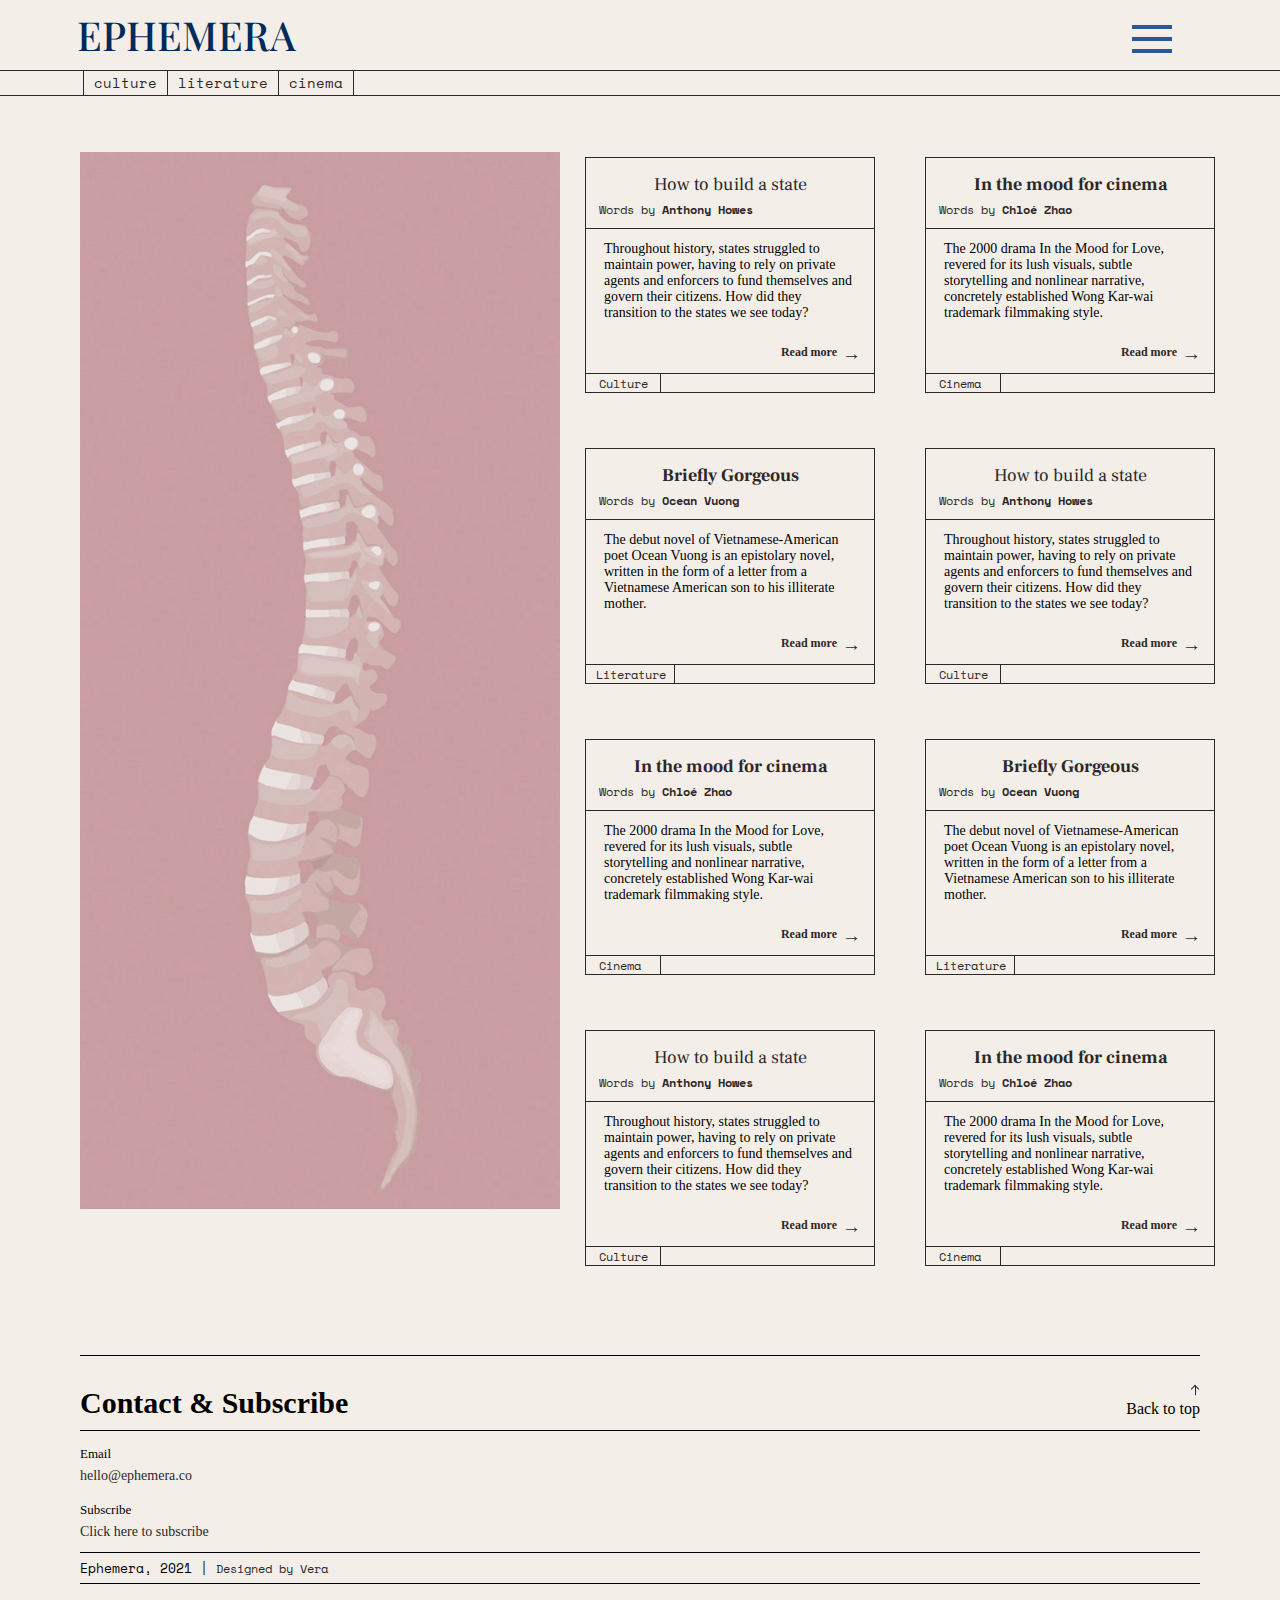
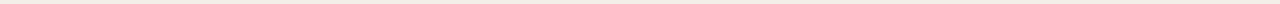
<file: index.html>
<!DOCTYPE html>
<html lang="en">

<head>
    <meta charset="UTF-8">
    <meta http-equiv="X-UA-Compatible" content="IE=edge">
    <meta name="viewport" content="width=device-width, initial-scale=1.0">
    <link rel="stylesheet" href="css\styles.css">
    <link rel="preconnect" href="https://fonts.googleapis.com">
    <link rel="preconnect" href="https://fonts.gstatic.com" crossorigin>
    <link href="https://fonts.googleapis.com/css2?family=Playfair+Display:ital,wght@1,500&display=swap"
        rel="stylesheet">
    <link href="https://fonts.googleapis.com/css2?family=Space+Mono&display=swap" rel="stylesheet">
    <link href="https://fonts.googleapis.com/css2?family=Frank+Ruhl+Libre:wght@700&display=swap" rel="stylesheet">
    <title>Ephemera website</title>
</head>

<body>
    <!--Header Start-->
    <header class="header">
        <div class="header-wrap">
            <div class="container">
                <div class="space">
                    <div class="logo-wrap space">
                        <div class="logo">
                            <a href="#" class="nav-logo">EPHEMERA</a>
                        </div>
                        <div class="space">
                            <div class="hamburger-menu">
                                <div class="toggle">
                                    <span></span>
                                    <span></span>
                                    <span></span>
                                </div>
                                <div class="main-menu">
                                    <ul>
                                        <li id="menu-item-issues" class="menu-item">
                                            <a href="index.html" class="main-menu-link"><strong>Issues</strong></a>
                                        </li>
                                        <li id="menu-item-authors" class="menu-item">
                                            <a href="authors.html" class="main-menu-link"><strong>Our Authors</strong></a>
                                        </li>
                                        <li id="menu-item-about" class="menu-item">
                                            <a href="about.html" class="main-menu-link"><strong>About Ephemera</strong></a>
                                        </li>
                                    </ul>
                                </div>
                            </div>
                        </div>
                    </div>
                </div>
            </div>
        </div>
        <div class="menu-wrap space">
            <!--Secondary Container Start-->
            <div class="sec-container">
                <div class="space">
                    <nav class="nav-bar">
                        <ul>
                            <li><a href="#" class="nav-item border-line">culture</a></li>
                            <li><a href="#" class="nav-item">literature</a></li>
                            <li><a href="#" class="nav-item border-line">cinema</a></li>
                        </ul>
                    </nav>
                </div>
            </div>
            <!--Secondary Container End -->
        </div>
    </header>
    <!--Header End-->

    <!--Main content start-->
    <main id="site-main-content">
        <div id="main-content sec-container">


            <div id="issue-1">
                <div class="img-left-side">
                    <img src="img\spine.jpg">
                </div>
                <div id="issue-boxes">
                    <div class="main-container">
                        <div class="header-container">
                            <div class="issue-title"><a>How to build a state</a></div>
                            <div class="issue-author"><a>Words by <strong>Anthony Howes</strong></a></div>
                        </div>
                        <div class="middle-container">
                            <p>Throughout history, states struggled to maintain power, having to rely on private agents and enforcers to fund themselves and govern their citizens. How did they transition to the states we see today?
                            </p>
                            <div class="read-more">
                                <a href="state.html" class="read-more-link"><strong>
                                Read more&nbsp;<i class="read-arrow">→</i></strong>
                                </a>
                            </div>
                        </div>
                        <div class="footer-container">
                            <div class="issue-category">
                                <ul>
                                    <li class="issue-category-name"><a href="javascript:void(0);" class="item-category">Culture</a></li>
                                </ul>
                            </div>
                        </div>
                    </div>



                    <div class="main-container">
                        <div class="header-container">
                            <div class="issue-title"><a><strong>In the mood for cinema</strong></a></div>
                            <div class="issue-author"><a>Words by <strong>Chloé Zhao</strong></a></div>
                        </div>
                        <div class="middle-container">
                            <p>The 2000 drama In the Mood for Love, revered for its lush visuals, subtle storytelling and nonlinear narrative, concretely established Wong Kar-wai trademark filmmaking style.
                            </p>
                            <div class="read-more">
                                <a href="javascript:void(0);" class="read-more-link"><strong>
                                Read more&nbsp;<i class="read-arrow">→</i></strong>
                                </a>
                            </div>
                        </div>
                        <div class="footer-container">
                            <div class="issue-category">
                                <ul>
                                    <li class="issue-category-name"><a href="javascript:void(0);" class="item-category">Cinema</a></li>
                                </ul>
                            </div>
                        </div>
                    </div>


                    <div class="main-container">
                        <div class="header-container">
                            <div class="issue-title"><a><strong>Briefly Gorgeous</strong></a></div>
                            <div class="issue-author"><a>Words by <strong>Ocean Vuong</strong></a></div>
                        </div>
                        <div class="middle-container">
                            <p>The debut novel of Vietnamese-American poet Ocean Vuong is an epistolary novel, written in the form of a letter from a Vietnamese American son to his illiterate mother.
                            </p>
                            <div class="read-more">
                                <a href="javascript:void(0);" class="read-more-link"><strong>
                                Read more&nbsp;<i class="read-arrow">→</i></strong>
                                </a>
                            </div>
                        </div>
                        <div class="footer-container">
                            <div class="issue-category">
                                <ul>
                                    <li class="issue-category-name long"><a href="javascript:void(0);" class="item-category">Literature</a></li>
                                </ul>
                            </div>
                        </div>
                    </div>


                    <div class="main-container">
                        <div class="header-container">
                            <div class="issue-title"><a>How to build a state</a></div>
                            <div class="issue-author"><a>Words by <strong>Anthony Howes</strong></a></div>
                        </div>
                        <div class="middle-container">
                            <p>Throughout history, states struggled to maintain power, having to rely on private agents and enforcers to fund themselves and govern their citizens. How did they transition to the states we see today?
                            </p>
                            <div class="read-more">
                                <a href="state.html" class="read-more-link"><strong>
                                Read more&nbsp;<i class="read-arrow">→</i></strong>
                                </a>
                            </div>
                        </div>
                        <div class="footer-container">
                            <div class="issue-category">
                                <ul>
                                    <li class="issue-category-name"><a href="javascript:void(0);" class="item-category">Culture</a></li>
                                </ul>
                            </div>
                        </div>
                    </div>



                    <div class="main-container">
                        <div class="header-container">
                            <div class="issue-title"><a><strong>In the mood for cinema</strong></a></div>
                            <div class="issue-author"><a>Words by <strong>Chloé Zhao</strong></a></div>
                        </div>
                        <div class="middle-container">
                            <p>The 2000 drama In the Mood for Love, revered for its lush visuals, subtle storytelling and nonlinear narrative, concretely established Wong Kar-wai trademark filmmaking style.
                            </p>
                            <div class="read-more">
                                <a href="javascript:void(0);" class="read-more-link"><strong>
                                Read more&nbsp;<i class="read-arrow">→</i></strong>
                                </a>
                            </div>
                        </div>
                        <div class="footer-container">
                            <div class="issue-category">
                                <ul>
                                    <li class="issue-category-name"><a href="javascript:void(0);" class="item-category">Cinema</a></li>
                                </ul>
                            </div>
                        </div>
                    </div>


                    <div class="main-container">
                        <div class="header-container">
                            <div class="issue-title"><a><strong>Briefly Gorgeous</strong></a></div>
                            <div class="issue-author"><a>Words by <strong>Ocean Vuong</strong></a></div>
                        </div>
                        <div class="middle-container">
                            <p>The debut novel of Vietnamese-American poet Ocean Vuong is an epistolary novel, written in the form of a letter from a Vietnamese American son to his illiterate mother.
                            </p>
                            <div class="read-more">
                                <a href="javascript:void(0);" class="read-more-link"><strong>
                                Read more&nbsp;<i class="read-arrow">→</i></strong>
                                </a>
                            </div>
                        </div>
                        <div class="footer-container">
                            <div class="issue-category">
                                <ul>
                                    <li class="issue-category-name long"><a href="javascript:void(0);" class="item-category">Literature</a></li>
                                </ul>
                            </div>
                        </div>
                    </div>

                    <div class="main-container">
                        <div class="header-container">
                            <div class="issue-title"><a>How to build a state</a></div>
                            <div class="issue-author"><a>Words by <strong>Anthony Howes</strong></a></div>
                        </div>
                        <div class="middle-container">
                            <p>Throughout history, states struggled to maintain power, having to rely on private agents and enforcers to fund themselves and govern their citizens. How did they transition to the states we see today?
                            </p>
                            <div class="read-more">
                                <a href="state.html" class="read-more-link"><strong>
                                Read more&nbsp;<i class="read-arrow">→</i></strong>
                                </a>
                            </div>
                        </div>
                        <div class="footer-container">
                            <div class="issue-category">
                                <ul>
                                    <li class="issue-category-name"><a href="javascript:void(0);" class="item-category">Culture</a></li>
                                </ul>
                            </div>
                        </div>
                    </div>



                    <div class="main-container">
                        <div class="header-container">
                            <div class="issue-title"><a><strong>In the mood for cinema</strong></a></div>
                            <div class="issue-author"><a>Words by <strong>Chloé Zhao</strong></a></div>
                        </div>
                        <div class="middle-container">
                            <p>The 2000 drama In the Mood for Love, revered for its lush visuals, subtle storytelling and nonlinear narrative, concretely established Wong Kar-wai trademark filmmaking style.
                            </p>
                            <div class="read-more">
                                <a href="javascript:void(0);" class="read-more-link"><strong>
                                Read more&nbsp;<i class="read-arrow">→</i></strong>
                                </a>
                            </div>
                        </div>
                        <div class="footer-container">
                            <div class="issue-category">
                                <ul>
                                    <li class="issue-category-name"><a href="javascript:void(0);" class="item-category">Cinema</a></li>
                                </ul>
                            </div>
                        </div>
                    </div>


                </div>
            </div>



        </div>
    </main>
    <!--footer start-->
    <footer class="footer">
        <div class="container">
            <div class="footer-block">
                <div class="border-bottom">
                    <h3 class="footer-title">Contact &amp; Subscribe</h3>
                    <span class="back-tp d-inline">Back to top<a href="#"><i class="arrow-top"></i></a></span>
                </div>

                <div class="footer-email  border-bottom">
                    <label class="email-label">Email</label>
                    <a href="mailto:hello@ephemera.co" class="ft-email">hello@ephemera.co</a>
                    <p>
                    <br>
                    </p>
                    <label class="email-label">Subscribe</label>
                    <a href="javascript:void(0);" class="ft-email">Click here to subscribe</a>
                </div>

                <div class="footer-website border-bottom">
                    <span>Ephemera, 2021 | <a href="javascript:void(0);">Designed by Vera</a></span>
                </div>

            </div>
        </div>
    </footer>
    <!--footer end-->
    <script src="js\main.js"></script>
</body>

</html>
</file>
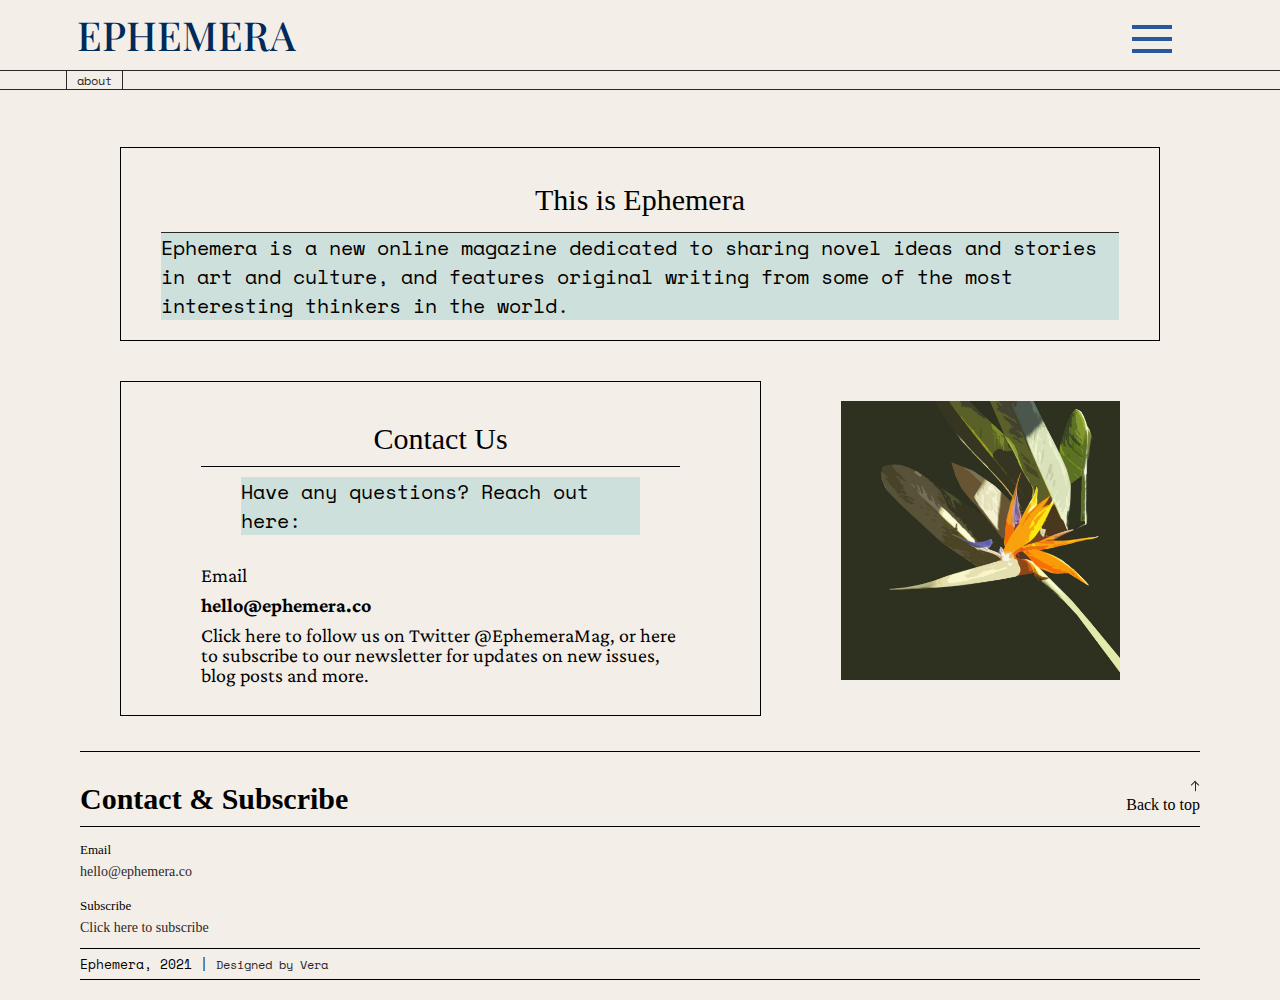
<file: about.html>
<!DOCTYPE html>
<html lang="en">

<head>
    <meta charset="UTF-8">
    <meta http-equiv="X-UA-Compatible" content="IE=edge">
    <meta name="viewport" content="width=device-width, initial-scale=1.0">
    <link rel="stylesheet" href="css\styles.css">
    <link rel="preconnect" href="https://fonts.googleapis.com">
    <link rel="preconnect" href="https://fonts.gstatic.com" crossorigin>
    <link href="https://fonts.googleapis.com/css2?family=Playfair+Display:ital,wght@1,500&display=swap"
        rel="stylesheet">
    <link href="https://fonts.googleapis.com/css2?family=Space+Mono&display=swap" rel="stylesheet">
    <link href="https://fonts.googleapis.com/css2?family=Crimson+Pro&display=swap" rel="stylesheet">
    <link href="https://fonts.googleapis.com/css2?family=Frank+Ruhl+Libre:wght@700&display=swap" rel="stylesheet">
    <title>about-ephemera</title>
</head>

<body>
    <!--Header Start-->
    <header class="header">
        <div class="header-wrap">
            <div class="container">
                <div class="space">
                    <div class="logo-wrap space">
                        <div class="logo">
                            <a href="#" class="nav-logo">EPHEMERA</a>
                        </div>
                        <div class="space">
                            <div class="hamburger-menu">
                                <div class="toggle">
                                    <span></span>
                                    <span></span>
                                    <span></span>
                                </div>
                                <div class="main-menu">
                                    <ul>
                                        <li id="menu-item-issues" class="menu-item">
                                            <a href="index.html" class="main-menu-link"><strong>Issues</strong></a>
                                        </li>
                                        <li id="menu-item-authors" class="menu-item">
                                            <a href="authors.html" class="main-menu-link"><strong>Our Authors</strong></a>
                                        </li>
                                        <li id="menu-item-about" class="menu-item">
                                            <a href="about.html" class="main-menu-link"><strong>About Ephemera</strong></a>
                                        </li>
                                    </ul>
                                </div>
                            </div>
                        </div>
                    </div>
                </div>
            </div>
        </div>
        <div class="menu-wrap space">
            <!--Secondary Container Start-->
            <div class="sec-container">
                <div class="space">
                    <nav class="nav-bar">
                        <ul>
                            <li><a href="javascript:void(0);" class="nav-article border-line">about</a></li>
                        </ul>
                    </nav>
                </div>
            </div>
            <!--Secondary Container End -->
        </div>
    </header>
    <!--Header End-->

    <!--Main content start-->
    <main id="site-main-content">
        <div id="about-container">

            <div id="about-main">
                <div class="description">
                    <div class="header-wrap title-sec"><p>This is Ephemera</p></div>
                    <div class="main-description"><p>Ephemera is a new online magazine dedicated to sharing novel ideas and stories in art and culture, and features original writing from some of the most interesting thinkers in the world.</p></div>
                </div>
                <div class="contact">
                    
                </div>
            </div>

            <div id="about-contact">
                <div class="description">
                    <div class="title-about title-sec"><p>Contact Us</p></div>
                    <div class="main-description"><p>Have any questions? Reach out here:</p></div>
                </div>
                <div class="contact-desc">
                    <p>Email</p>
                    <p><strong>hello@ephemera.co</strong></p>
                    <p>Click here to follow us on Twitter @EphemeraMag, or here to subscribe to our newsletter for updates on new issues, blog posts and more.</p>
                    
                </div>
            </div>

            <div class="about-img">
                <img src="img\strelitzia.jpg">
            </div>
        </div>
    </main>
    <!--footer start-->
    <footer class="footer">
        <div class="container">
            <div class="footer-block">
                <div class="border-bottom">
                    <h3 class="footer-title">Contact &amp; Subscribe</h3>
                    <span class="back-tp d-inline">Back to top<a href="#"><i class="arrow-top"></i></a></span>
                </div>

                <div class="footer-email  border-bottom">
                    <label class="email-label">Email</label>
                    <a href="mailto:hello@ephemera.co" class="ft-email">hello@ephemera.co</a>
                    <p>
                    <br>
                    </p>
                    <label class="email-label">Subscribe</label>
                    <a href="javascript:void(0);" class="ft-email">Click here to subscribe</a>
                </div>

                <div class="footer-website border-bottom">
                    <span>Ephemera, 2021 | <a href="javascript:void(0);">Designed by Vera</a></span>
                </div>

            </div>
        </div>
    </footer>
    <!--footer end-->
    <script src="js\main.js"></script>
</body>

</html>
</file>
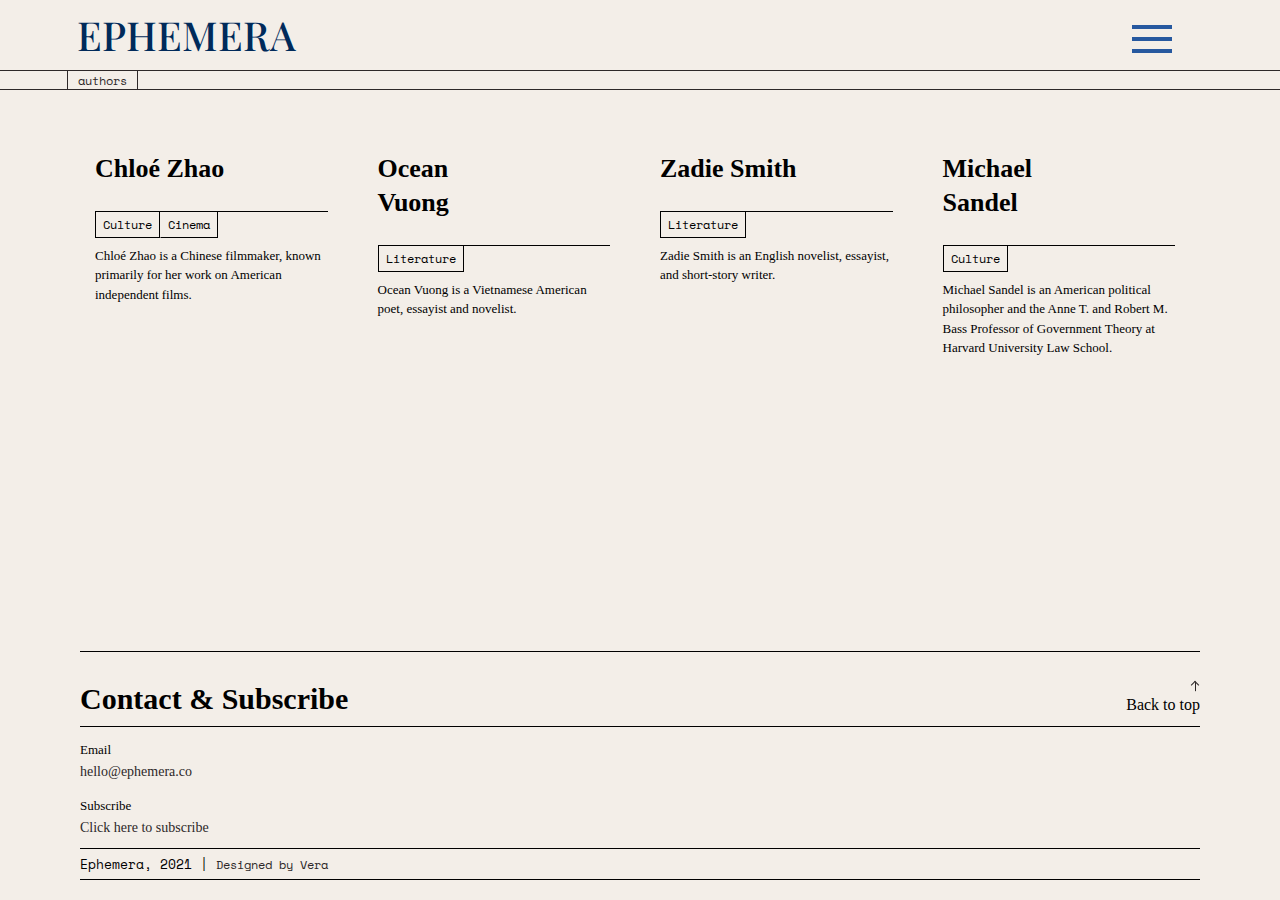
<file: authors.html>
<!DOCTYPE html>
<html lang="en">

<head>
    <meta charset="UTF-8">
    <meta http-equiv="X-UA-Compatible" content="IE=edge">
    <meta name="viewport" content="width=device-width, initial-scale=1.0">
    <link rel="stylesheet" href="css\styles.css">
    <link rel="preconnect" href="https://fonts.googleapis.com">
    <link rel="preconnect" href="https://fonts.gstatic.com" crossorigin>
    <link href="https://fonts.googleapis.com/css2?family=Playfair+Display:ital,wght@1,500&display=swap"
        rel="stylesheet">
    <link href="https://fonts.googleapis.com/css2?family=Space+Mono&display=swap" rel="stylesheet">
    <link href="https://fonts.googleapis.com/css2?family=Frank+Ruhl+Libre:wght@700&display=swap" rel="stylesheet">
    <title>authors-ephemera</title>
</head>

<body>
    <!--Header Start-->
    <header class="header">
        <div class="header-wrap">
            <div class="container">
                <div class="space">
                    <div class="logo-wrap space">
                        <div class="logo">
                            <a href="#" class="nav-logo">EPHEMERA</a>
                        </div>
                        <div class="space">
                            <div class="hamburger-menu">
                                <div class="toggle">
                                    <span></span>
                                    <span></span>
                                    <span></span>
                                </div>
                                <div class="main-menu">
                                    <ul>
                                        <li id="menu-item-issues" class="menu-item">
                                            <a href="index.html" class="main-menu-link"><strong>Issues</strong></a>
                                        </li>
                                        <li id="menu-item-authors" class="menu-item">
                                            <a href="authors.html" class="main-menu-link"><strong>Our Authors</strong></a>
                                        </li>
                                        <li id="menu-item-about" class="menu-item">
                                            <a href="about.html" class="main-menu-link"><strong>About Ephemera</strong></a>
                                        </li>
                                    </ul>
                                </div>
                            </div>
                        </div>
                    </div>
                </div>
            </div>
        </div>
        <div class="menu-wrap space">
            <!--Secondary Container Start-->
            <div class="sec-container">
                <div class="space">
                    <nav class="nav-bar">
                        <ul>
                            <li><a href="javascript:void(0);" class="nav-article border-line">authors</a></li>
                        </ul>
                    </nav>
                </div>
            </div>
            <!--Secondary Container End -->
        </div>
    </header>
    <!--Header End-->

    <!--Main content start-->
    <main id="site-main-content">
        <div id="main-content sec-container">

            <div id="main-authors">
                <div class="author-description">
                    <h2 class="author-name">Chloé Zhao</h2>
                    <div class="author-cat">
                        <span class="author-cat-name">Culture</span>
                        <span class="author-cat-name">Cinema</span>		                	
                    </div>
                    <div class="author-details">
                        <div class="author-text">
                            <p>Chloé Zhao is a Chinese filmmaker, known primarily for her work on American independent films.</p>
                        </div>
                    </div>
                </div>
                <div class="author-description">
                    <h2 class="author-name">Ocean Vuong</h2>
                    <div class="author-cat">
                        <span class="author-cat-name">Literature</span>		                	
                    </div>
                    <div class="author-details">
                        <div class="author-text">
                            <p>Ocean Vuong is a Vietnamese American poet, essayist and novelist.</p>
                        </div>
                    </div>
                </div>
                <div class="author-description">
                    <h2 class="author-name">Zadie Smith</h2>
                    <div class="author-cat">
                        <span class="author-cat-name">Literature</span>		                	
                    </div>
                    <div class="author-details">
                        <div class="author-text">
                            <p>Zadie Smith is an English novelist, essayist, and short-story writer.</p>
                        </div>
                    </div>
                </div>
                <div class="author-description">
                    <h2 class="author-name">Michael Sandel</h2>
                    <div class="author-cat">
                        <span class="author-cat-name">Culture</span>		                	
                    </div>
                    <div class="author-details">
                        <div class="author-text">
                            <p>Michael Sandel is an American political philosopher and the Anne T. and Robert M. Bass Professor of Government Theory at Harvard University Law School.</p>
                        </div>
                    </div>
                </div>
            </div>



        </div>
    </main>
    <!--footer start-->
    <footer class="footer">
        <div class="container">
            <div class="footer-block">
                <div class="border-bottom">
                    <h3 class="footer-title">Contact &amp; Subscribe</h3>
                    <span class="back-tp d-inline">Back to top<a href="#"><i class="arrow-top"></i></a></span>
                </div>

                <div class="footer-email  border-bottom">
                    <label class="email-label">Email</label>
                    <a href="mailto:hello@ephemera.co" class="ft-email">hello@ephemera.co</a>
                    <p>
                    <br>
                    </p>
                    <label class="email-label">Subscribe</label>
                    <a href="javascript:void(0);" class="ft-email">Click here to subscribe</a>
                </div>

                <div class="footer-website border-bottom">
                    <span>Ephemera, 2021 | <a href="javascript:void(0);">Designed by Vera</a></span>
                </div>

            </div>
        </div>
    </footer>
    <!--footer end-->
    <script src="js\main.js"></script>
</body>

</html>
</file>
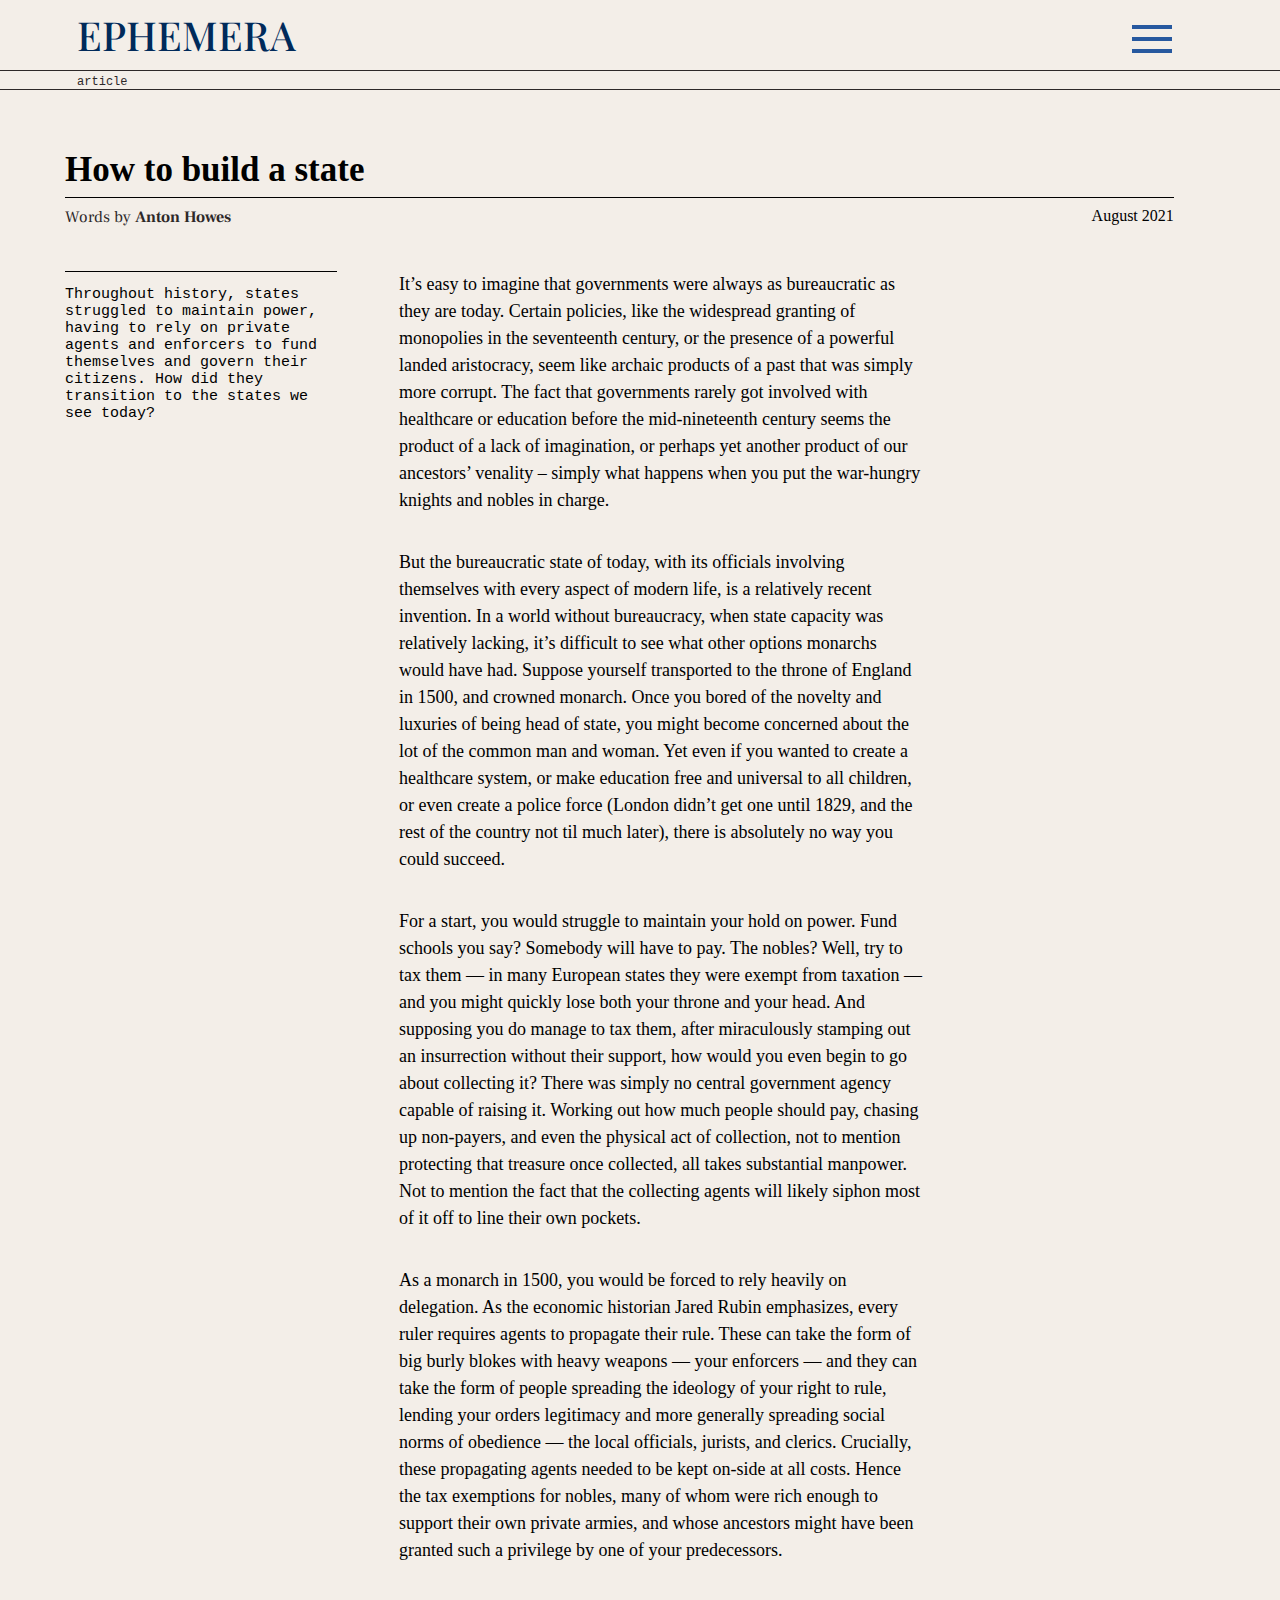
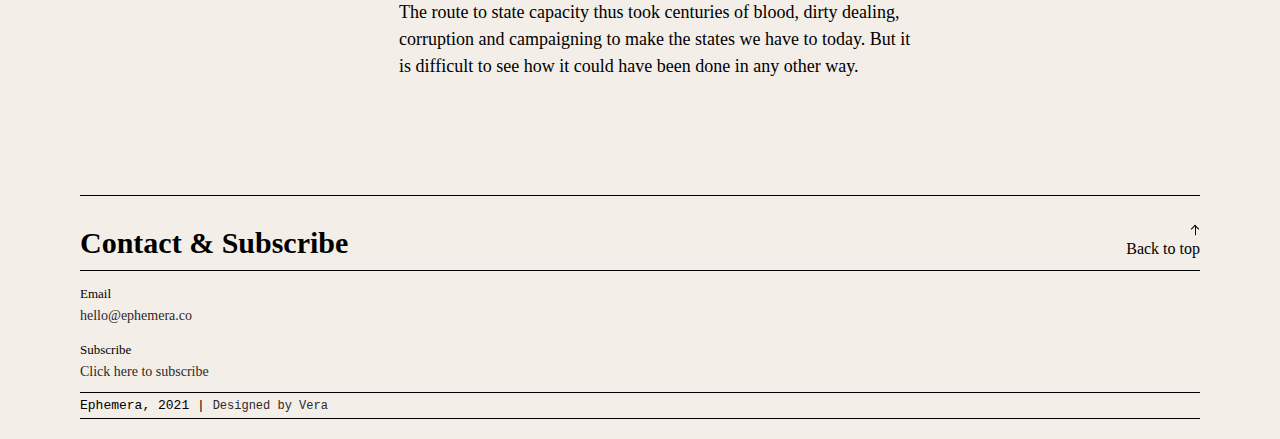
<file: state.html>
<!DOCTYPE html>
<html lang="en">

<head>
    <meta charset="UTF-8">
    <meta http-equiv="X-UA-Compatible" content="IE=edge">
    <meta name="viewport" content="width=device-width, initial-scale=1.0">
    <link rel="stylesheet" href="css\styles.css">
    <link rel="preconnect" href="https://fonts.googleapis.com">
    <link rel="preconnect" href="https://fonts.gstatic.com" crossorigin>
    <link href="https://fonts.googleapis.com/css2?family=Playfair+Display:ital,wght@1,500&display=swap"
        rel="stylesheet">
    <link href="https://fonts.googleapis.com/css2?family=Frank+Ruhl+Libre:wght@700&display=swap" rel="stylesheet">
    <title>article-ephemera</title>
</head>

<body>
    <!--Header Start-->
    <header class="header">
        <div class="header-wrap">
            <div class="container">
                <div class="space">
                    <div class="logo-wrap space">
                        <div class="logo">
                            <a href="#" class="nav-logo">EPHEMERA</a>
                        </div>
                        <div class="space">
                            <div class="hamburger-menu">
                                <div class="toggle">
                                    <span></span>
                                    <span></span>
                                    <span></span>
                                </div>
                                <div class="main-menu">
                                    <ul>
                                        <li id="menu-item-issues" class="menu-item">
                                            <a href="index.html" class="main-menu-link"><strong>Issues</strong></a>
                                        </li>
                                        <li id="menu-item-authors" class="menu-item">
                                            <a href="authors.html" class="main-menu-link"><strong>Our Authors</strong></a>
                                        </li>
                                        <li id="menu-item-about" class="menu-item">
                                            <a href="about.html" class="main-menu-link"><strong>About Ephemera</strong></a>
                                        </li>
                                    </ul>
                                </div>
                            </div>
                        </div>
                    </div>
                </div>
            </div>
        </div>
        <div class="menu-wrap space">
            <!--Secondary Container Start-->
            <div class="sec-container">
                <div class="space">
                    <nav class="nav-bar">
                        <ul>
                            <li><a href="#" class="nav-article">article</a></li>
                        </ul>
                    </nav>
                </div>
            </div>
            <!--Secondary Container End -->
        </div>
    </header>
    <!--Header End-->

    <!--Main content start-->
    <main id="site-main-content">
        <div id="main-content">
            <section class="detail-page">
                <div class="container">
                    <div class="detail-page-wrap">
                        <!--article title-->
                        <div class="article-title-block">
                            <div class="title-border-bottom">
                                <h2 class="issue-title-detail">How to build a state</h2>
                            </div>
                            <div class="title-secondary">
                                <div class="detail-author"><a>Words by <strong>Anton Howes</strong></a></div>
                                <div class="detail-date">August 2021</div>
                            </div>
                        </div>
                        <!--article main body-->
                        <div class="article-main-detail">
                            <div class="article-wrap-flex">
                                <div class="article-col-side">
                                    <div class="intro-text-wrap">
                                        <div class="issue-text">
                                            <p>Throughout history, states struggled to maintain power, having to rely on private agents and enforcers to fund themselves and govern their citizens. How did they transition to the states we see today?</p>
                                        </div>
                                    </div>
                                </div>
                                <div class="article-col-main">
                                    <div class="article-p-detail">
                                        <p>It’s easy to imagine that governments were always as bureaucratic as they are today. Certain policies, like the widespread granting of monopolies in the seventeenth century, or the presence of a powerful landed aristocracy, seem like archaic products of a past that was simply more corrupt. The fact that governments rarely got involved with healthcare or education before the mid-nineteenth century seems the product of a lack of imagination, or perhaps yet another product of our ancestors’ venality – simply what happens when you put the war-hungry knights and nobles in charge.</p>
                                        <p>But the bureaucratic state of today, with its officials involving themselves with every aspect of modern life, is a relatively recent invention. In a world without bureaucracy, when state capacity was relatively lacking, it’s difficult to see what other options monarchs would have had. Suppose yourself transported to the throne of England in 1500, and crowned monarch. Once you bored of the novelty and luxuries of being head of state, you might become concerned about the lot of the common man and woman. Yet even if you wanted to create a healthcare system, or make education free and universal to all children, or even create a police force (London didn’t get one until 1829, and the rest of the country not til much later), there is absolutely no way you could succeed.</p>
                                        <p>For a start, you would struggle to maintain your hold on power. Fund schools you say? Somebody will have to pay. The nobles? Well, try to tax them — in many European states they were exempt from taxation — and you might quickly lose both your throne and your head. And supposing you do manage to tax them, after miraculously stamping out an insurrection without their support, how would you even begin to go about collecting it? There was simply no central government agency capable of raising it. Working out how much people should pay, chasing up non-payers, and even the physical act of collection, not to mention protecting that treasure once collected, all takes substantial manpower. Not to mention the fact that the collecting agents will likely siphon most of it off to line their own pockets.</p>
                                        <p>As a monarch in 1500, you would be forced to rely heavily on delegation. As the economic historian Jared Rubin emphasizes, every ruler requires agents to propagate their rule. These can take the form of big burly blokes with heavy weapons — your enforcers — and they can take the form of people spreading the ideology of your right to rule, lending your orders legitimacy and more generally spreading social norms of obedience — the local officials, jurists, and clerics. Crucially, these propagating agents needed to be kept on-side at all costs. Hence the tax exemptions for nobles, many of whom were rich enough to support their own private armies, and whose ancestors might have been granted such a privilege by one of your predecessors.</p>
                                        <p>The route to state capacity thus took centuries of blood, dirty dealing, corruption and campaigning to make the states we have to today. But it is difficult to see how it could have been done in any other way.</p>
                                    </div>
                                </div>
                                <div class="article-col-side blank"></div>
                            </div>
                            

                        </div>

                    </div>
                </div>

            </section>
        </div>
    </main>
    <!--footer start-->
    <footer class="footer">
        <div class="container">
            <div class="footer-block">
                <div class="border-bottom">
                    <h3 class="footer-title">Contact &amp; Subscribe</h3>
                    <span class="back-tp d-inline">Back to top<i class="arrow-top"></i></span>
                </div>

                <div class="footer-email  border-bottom">
                    <label class="email-label">Email</label>
                    <a href="mailto:hello@ephemera.co" class="ft-email">hello@ephemera.co</a>
                    <p>
                    <br>
                    </p>
                    <label class="email-label">Subscribe</label>
                    <a href="javascript:void(0);" class="ft-email">Click here to subscribe</a>
                </div>

                <div class="footer-website border-bottom">
                    <span>Ephemera, 2021 | <a href="javascript:void(0);">Designed by Vera</a></span>
                </div>

            </div>
        </div>
    </footer>
    <!--footer end-->
    <script src="js\main.js"></script>
</body>

</html>
</file>
